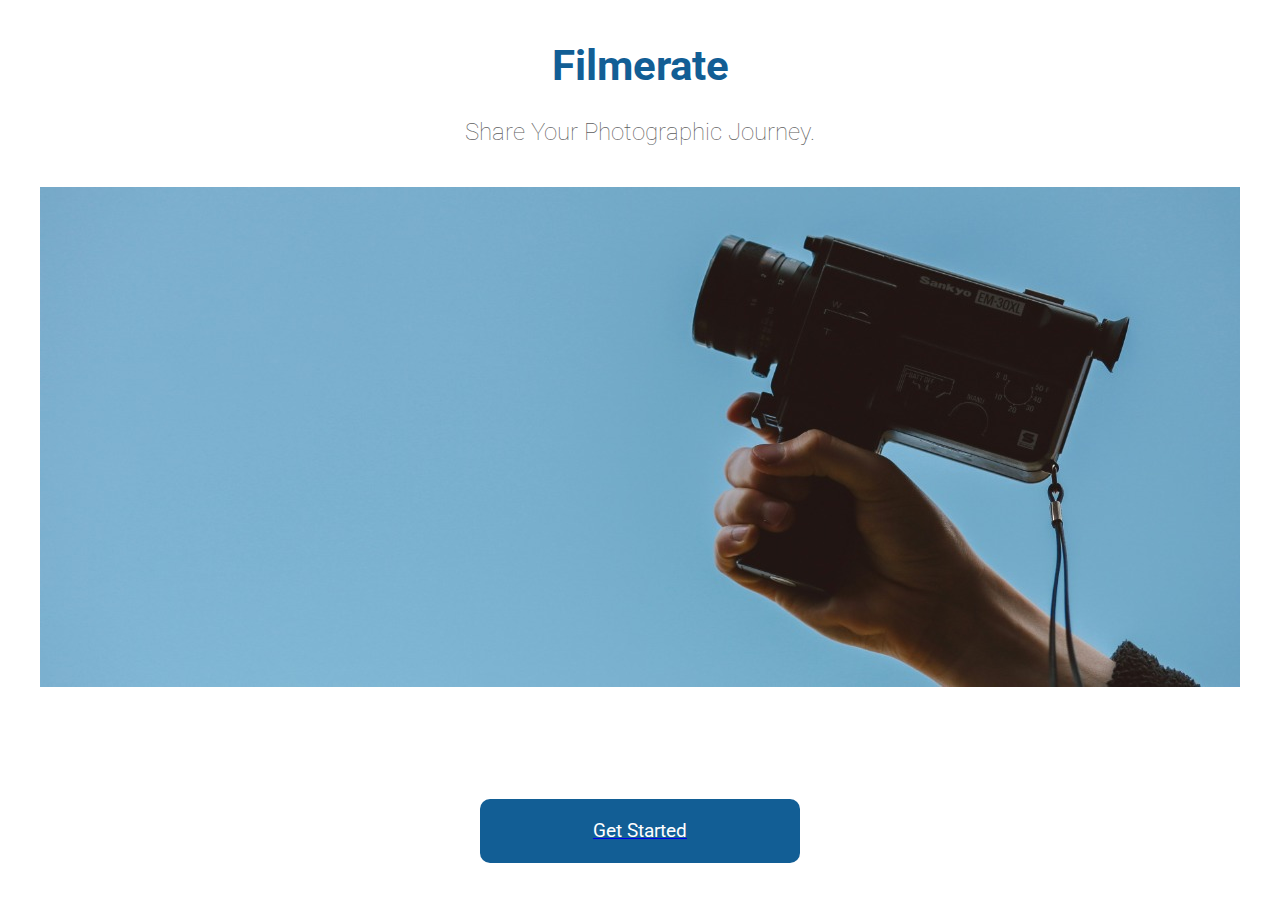
<file: index.html>
<!DOCTYPE html>
<html lang="en">
<head>
    <meta charset="UTF-8">
    <meta name="viewport" content="width=device-width, initial-scale=1.0">
    <title>Midterm Assignment</title>
    <link rel="stylesheet" href="css/main.css"/>
</head>
<body> 
    <!--HEADER-->
    <header class="main-header">
        <h1>Filmerate</h1>
        <h2>Share Your Photographic Journey.</h2>
    </header>

    <!--MAIN IMAGE BOTH FOR WEB AND MOBILE-->
    <main>
        <div class="main-images">
            <img src="./images/thomas-william-4qGbMEZb56c-unsplash-1200_x_500.jpg" alt="Hand holding camera" class="main-web">
            <img src="./images/thomas-william-4qGbMEZb56c-unsplash-copy-mobile(1).jpg" alt="Hand holding camera" class="main-mobile">
        </div>

    <!--CONTINUE BUTTON-->
        <div>
            <a href="login.html">
                <button class="button">Get Started</button>
            </a>
        </div>
    </main>
</body>
</html>
</file>
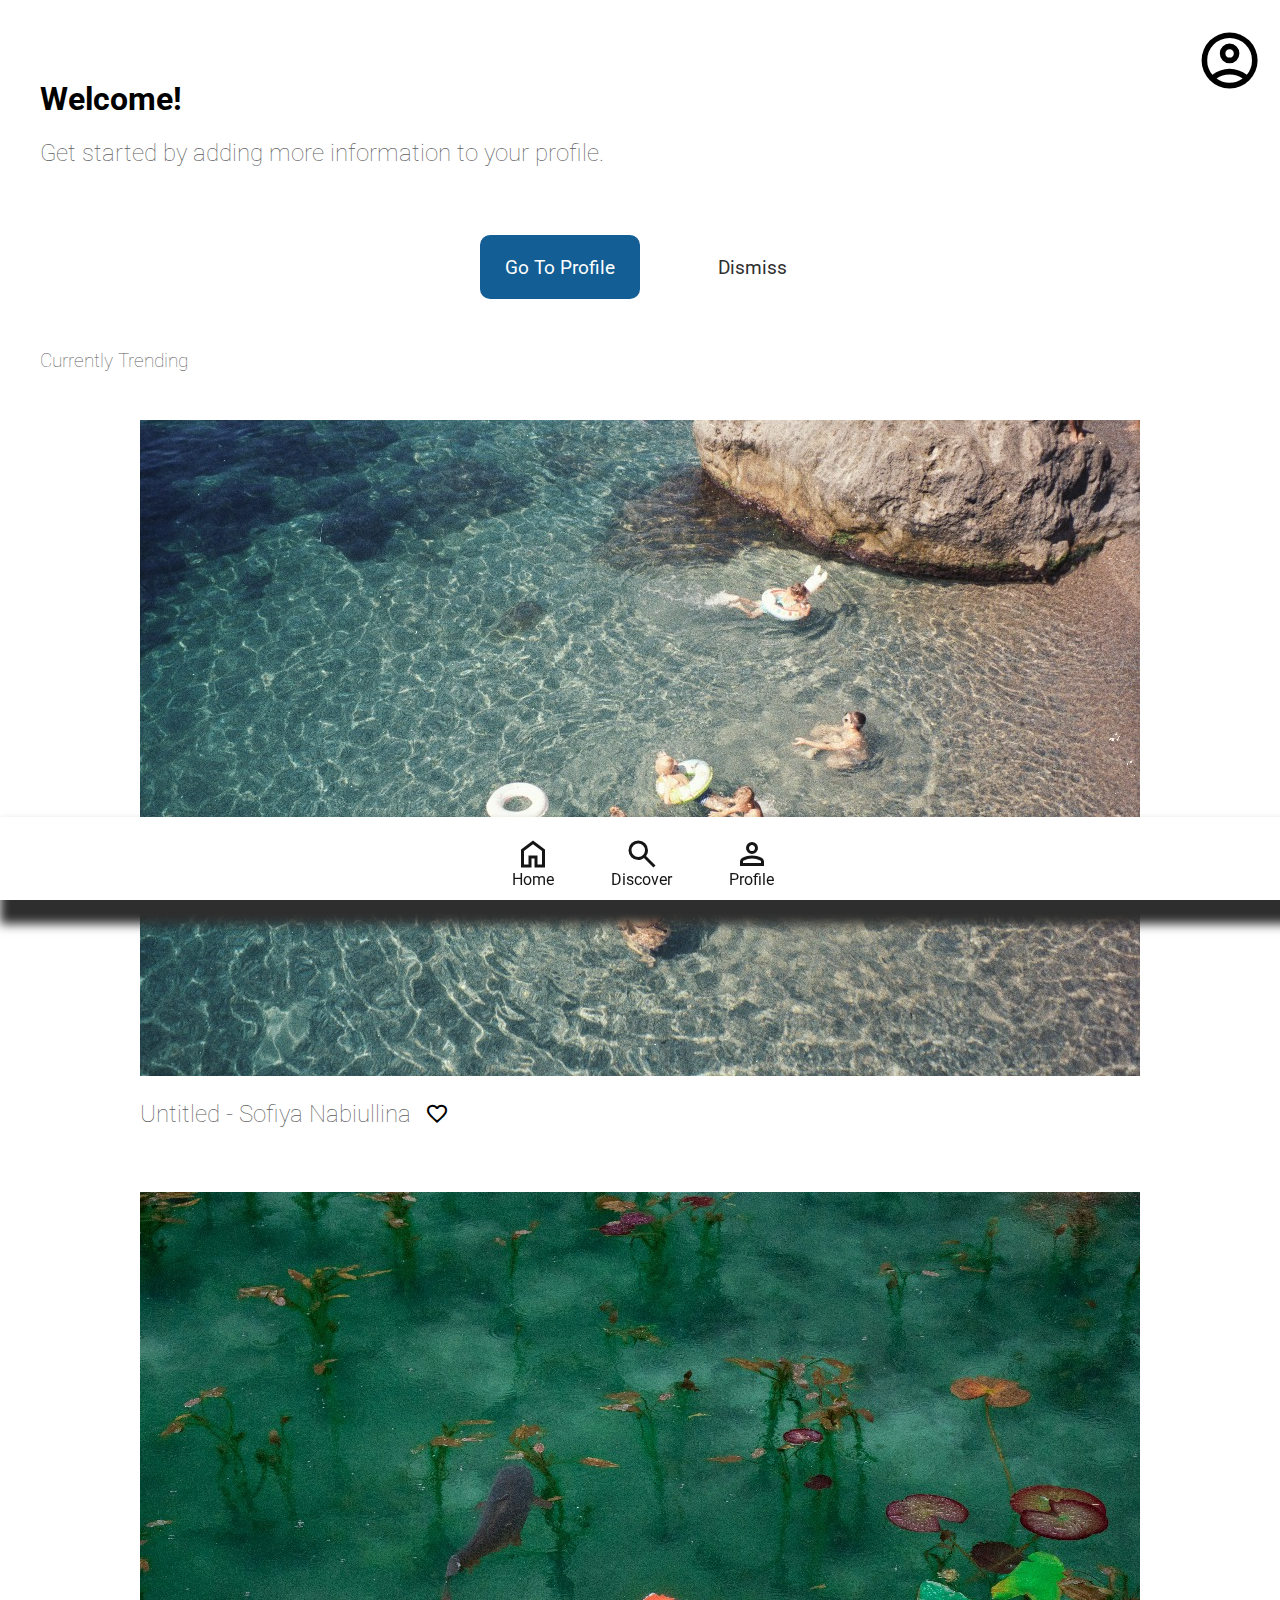
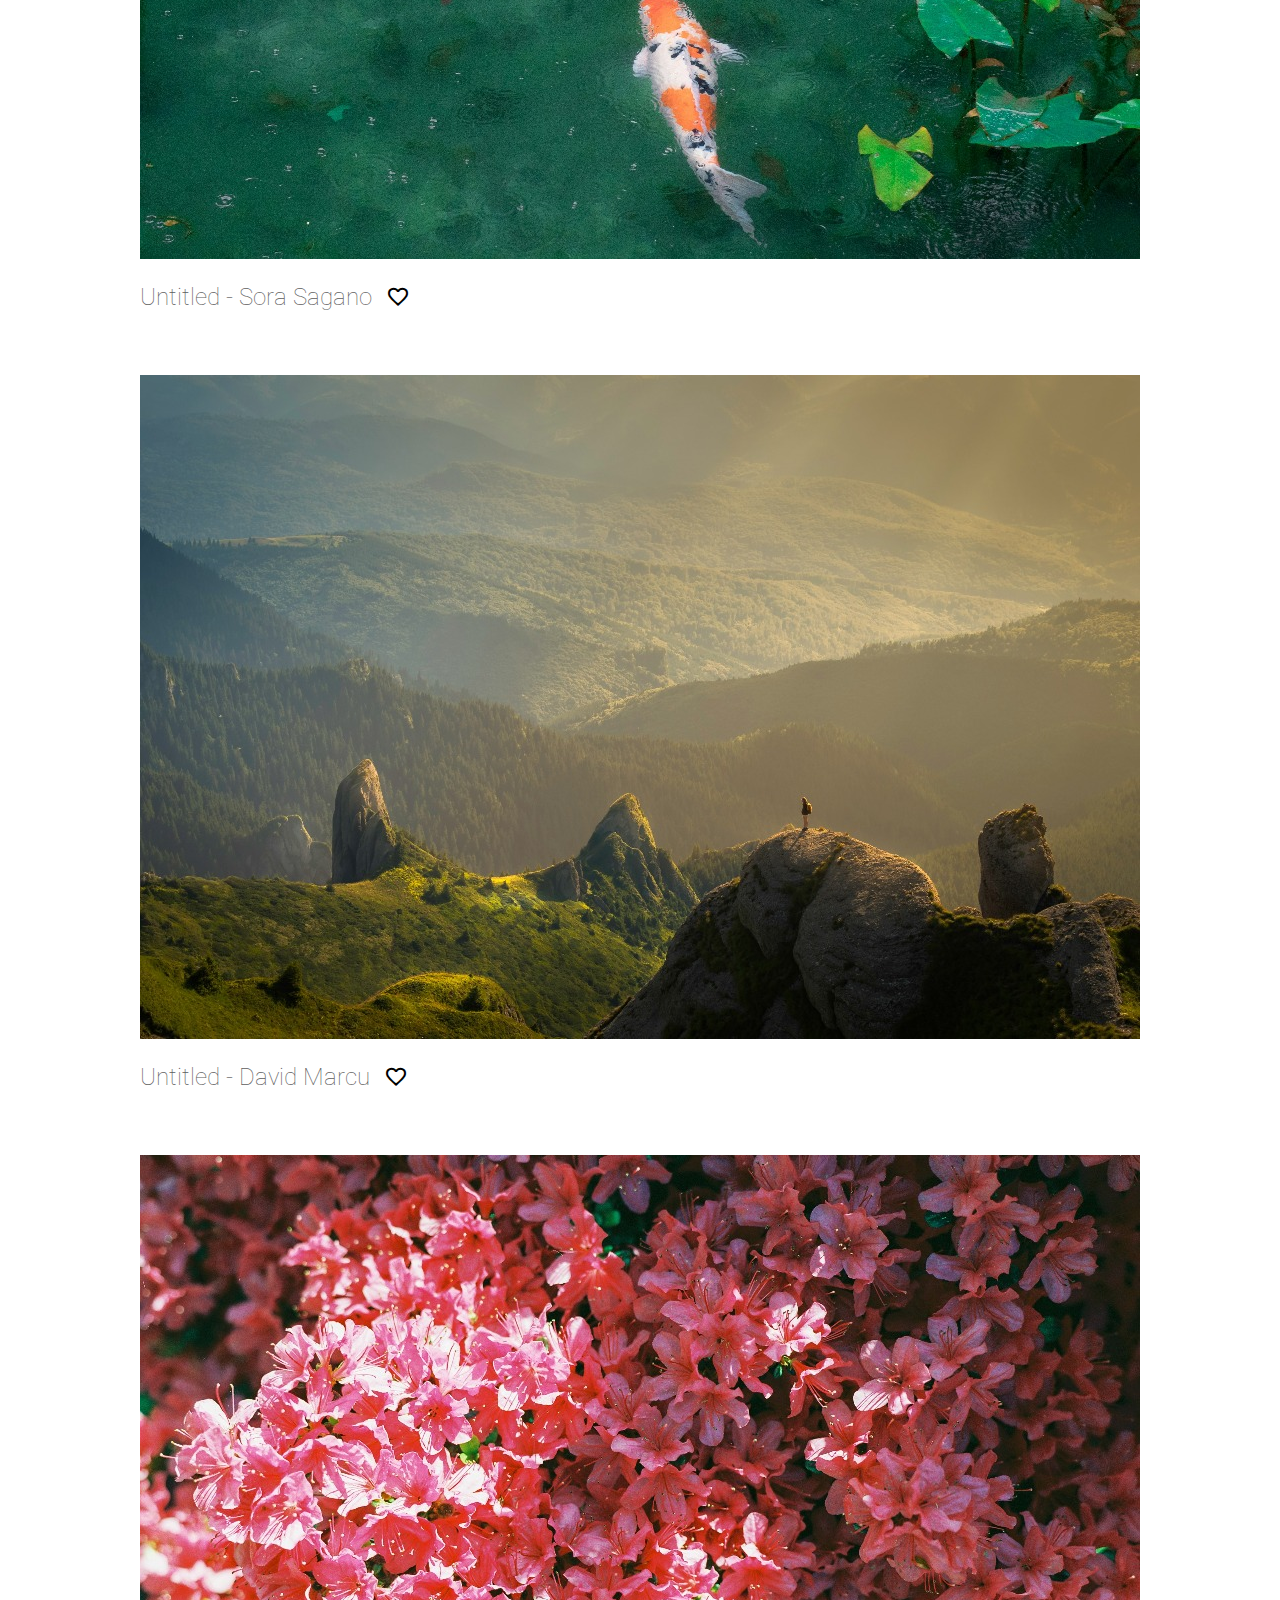
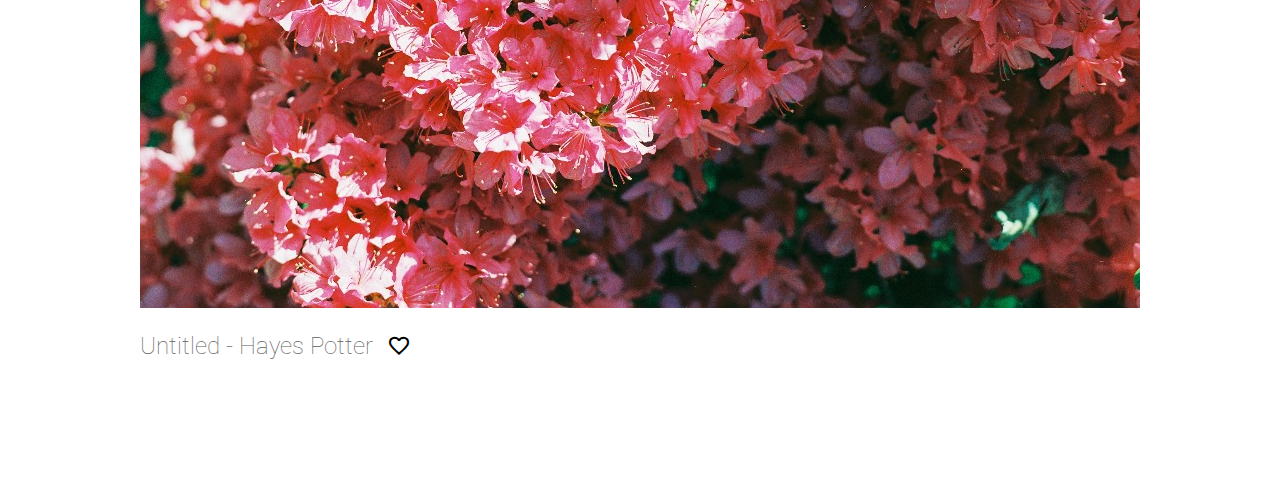
<file: home.html>
<!DOCTYPE html>
<html lang="en">
<head>
    <meta charset="UTF-8">
    <meta name="viewport" content="width=device-width, initial-scale=1.0">
    <title>Home</title>
    <link rel="stylesheet" href="css/main.css"/>
</head>
<body>
    <!--HEADER-->
        <!--PROFILE ICON-->
    <header class="home-header">
        <link rel="stylesheet" href="https://fonts.googleapis.com/css2?family=Material+Symbols+Outlined:opsz,wght,FILL,GRAD@24,400,0,0" />
            <span class="material-symbols-outlined profile-icon">
                account_circle
                </span>
        <h1>Welcome!</h1>

            <h2>Get started by adding more information to your profile.</h2>

    <!--PROFILE BUTTONS-->
        <div class="home-buttons">
            <a href="">
                <button class="home-button-1">Go To Profile</button>
            </a>

            <a href="">
                <button class="home-button-2">Dismiss</button>
            </a>
        </div>
    
    <!--TITLE-->
        <div>
            <h3>Currently Trending</h3>
        </div>
    </header>

    <!--WEBSITE CONTENT/IMAGES-->   
    <main>
        <div class="home-content">
            <div>
                <!--IMAGES DIMENSIONS FOR WEB AND MOBILE-->
                <img src="./images/sofiya-nabiullina-2nkkMkV_ypA-unsplash(1).jpg" alt="People swimming" class="home-web-1">
                <img src="./images/sofiya-nabiullina-2nkkMkV_ypA-unsplash-mobile(3).jpg" alt="People swimming" class="home-mobile-1">

                <!--USER CONTENT TITLE-->
                <h2 class="image-title">Untitled - Sofiya Nabiullina</h2>

                <!--FAVOURITE BUTTON-->
                <link rel="stylesheet" href="https://fonts.googleapis.com/css2?family=Material+Symbols+Outlined:opsz,wght,FILL,GRAD@20..48,100..700,0..1,-50..200" />
                <span class="material-symbols-outlined favourite-icon">
                    favorite
                    </span>
            </div>  

            
            <div> 
                <!--IMAGES DIMENSIONS FOR WEB AND MOBILE-->
                <img src="./images/sora-sagano-Dksk8szLRN0-unsplash(1).jpg" alt="koi fish in a pond" class="home-web-2">
                <img src="./images/sora-sagano-Dksk8szLRN0-unsplash-mobile(2).jpg" alt="koi fish in a pond" class="home-mobile-2">

                <!--USER CONTENT TITLE-->
                <h2 class="image-title">Untitled - Sora Sagano</h2>

                <!--FAVOURITE BUTTON-->
                <link rel="stylesheet" href="https://fonts.googleapis.com/css2?family=Material+Symbols+Outlined:opsz,wght,FILL,GRAD@20..48,100..700,0..1,-50..200" />
                <span class="material-symbols-outlined favourite-icon">
                    favorite
                    </span>
            </div>    

            <div> 
                <!--IMAGES DIMENSIONS FOR WEB AND MOBILE-->
                <img src="./images/david-marcu-78A265wPiO4-unsplash(1).jpg" alt="Mountains" class="home-web-3">
                <img src="./images/david-marcu-78A265wPiO4-unsplash-mobile.jpg" alt="Mountains" class="home-mobile-3">

                <!--USER CONTENT TITLE-->
                <h2 class="image-title">Untitled - David Marcu</h2>
                <!--FAVOURITE BUTTON-->
                <link rel="stylesheet" href="https://fonts.googleapis.com/css2?family=Material+Symbols+Outlined:opsz,wght,FILL,GRAD@20..48,100..700,0..1,-50..200" />
                <span class="material-symbols-outlined favourite-icon">
                    favorite
                    </span>
            </div>

            <div class="item-four">
                <!--IMAGES DIMENSIONS FOR WEB AND MOBILE-->
                <img src="./images/hayes-potter-_QH2WEwk8gg-unsplash(1).jpg" alt="Flowers" class="home-web-4">
                <img src="./images/hayes-potter-_QH2WEwk8gg-unsplash-mobile(2).jpg" alt="Flowers" class="home-mobile-4">
                <!--USER CONTENT TITLE-->
                <h2 class="image-title" >Untitled - Hayes Potter</h2>
                <!--FAVOURITE BUTTON-->
                <link rel="stylesheet" href="https://fonts.googleapis.com/css2?family=Material+Symbols+Outlined:opsz,wght,FILL,GRAD@20..48,100..700,0..1,-50..200" />
                <span class="material-symbols-outlined favourite-icon">
                    favorite
                    </span>
            </div>
        </div>
    </main>

    <!--FOOTER-->
    <footer>
        <nav>
            <!--FOOTER ICONS AND TITLES-->
            <ul>
                <li class="footer-item"><a href="home.html"><link rel="stylesheet" href="https://fonts.googleapis.com/css2?family=Material+Symbols+Outlined:opsz,wght,FILL,GRAD@20..48,100..700,0..1,-50..200" /><span class="material-symbols-outlined footer-icon">
                    home
                    </span>Home</a></li>

                <li class="footer-item"><a href=""><link rel="stylesheet" href="https://fonts.googleapis.com/css2?family=Material+Symbols+Outlined:opsz,wght,FILL,GRAD@20..48,100..700,0..1,-50..200" /><span class="material-symbols-outlined footer-icon">
                    search
                    </span>Discover</a></li>

                <li class="footer-item"><a href=""><link rel="stylesheet" href="https://fonts.googleapis.com/css2?family=Material+Symbols+Outlined:opsz,wght,FILL,GRAD@20..48,100..700,0..1,-50..200" /><span class="material-symbols-outlined footer-icon">
                    person
                    </span>Profile</a></li>
            </ul>
        </nav>
    </footer>
</body>
</html>
</file>
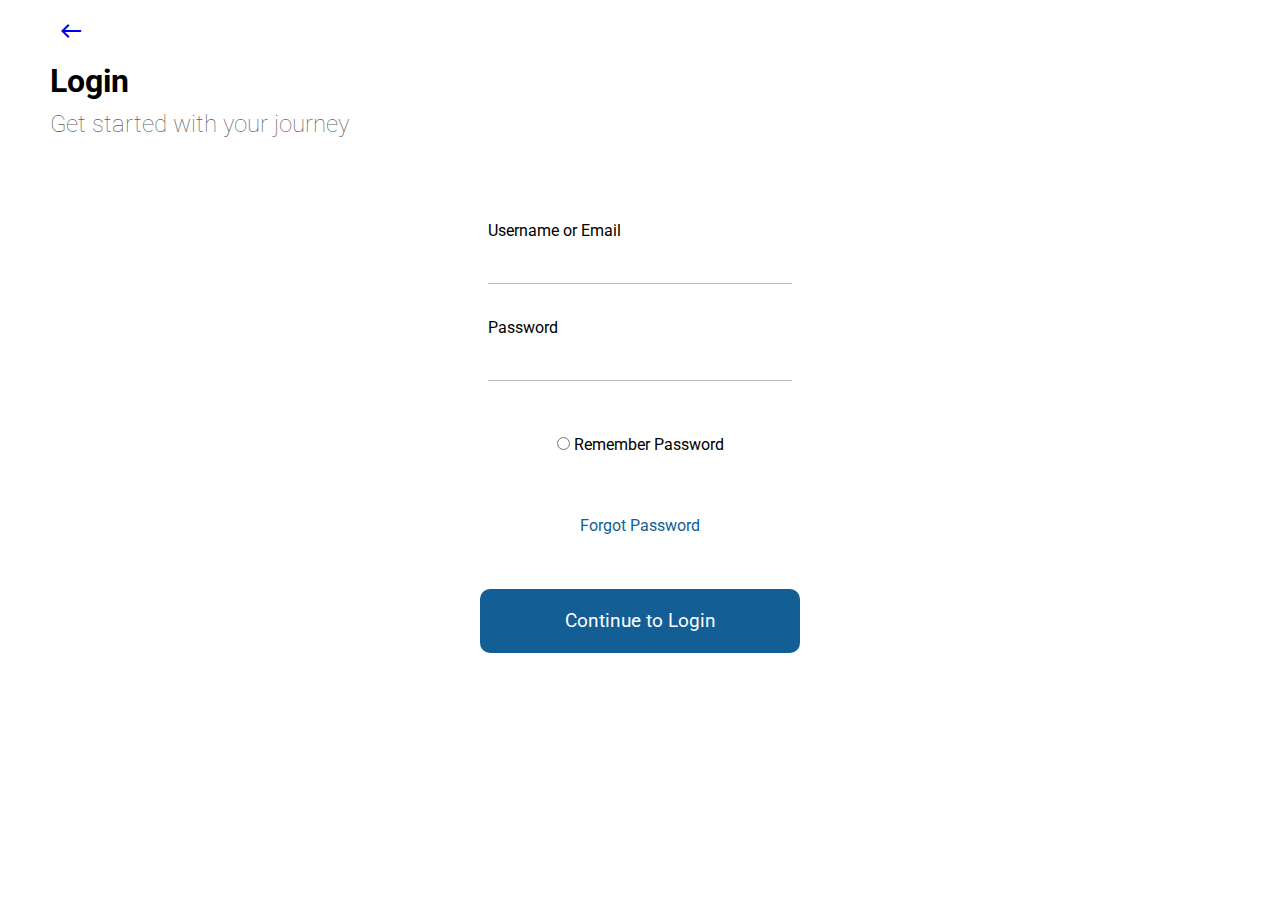
<file: login.html>
<!DOCTYPE html>
<html lang="en">
<head>
    <meta charset="UTF-8">
    <meta name="viewport" content="width=device-width, initial-scale=1.0">
    <title>Login</title>
    <link rel="stylesheet" href="css/main.css"/>

</head>
<body>
    <!--HEADER-->
        <!--GO BACK ICON-->
    <header class="login-header">
        <a href="index.html"><link rel="stylesheet" href="https://fonts.googleapis.com/css2?family=Material+Symbols+Outlined:opsz,wght,FILL,GRAD@20..48,100..700,0..1,-50..200" /><span class="material-symbols-outlined">
            west
            </span></a>
        <h1>Login</h1>
        <h2>Get started with your journey</h2>
    </header>

    <!--USERNAME AND PASSWORD INPUT FORM-->
    <main>
        <form action="home.html" method="GET" class="login-form">
            <div class="form-text">
                <label for="username">Username or Email</label><br>
                <input type="text" id="username" name="username">
            </div>

            <div class="form-text">
                <label for="password">Password</label><br>
                <input type="password" id="password" name="password">
            </div>

    <!--REMEMBER PASSWORD SELECT FORM-->
            <div class="form-group">
                <div class="form-radio"> 
                    <input type="radio" id="remember" name="remember">
                    <label for="remember">Remember Password</label>
                </div>
            </div>

    <!--FORGOT PASSWORD LINK-->
                <div class="form-link">
                    <a href="">Forgot Password</a>
                </div>
                
    <!--CONTINUE BUTTON-->
            <div>
                <input type="submit" value="Continue to Login" id="send" class="button">
            </div>
        </form>
    </main>
</body>
</html>
</file>
<file: css/main.css>
@import url(https://fonts.googleapis.com/css?family=Roboto:300,700&display=swap);

/*
FONT STYLING
*/
html,
body{
	font-family: 'Roboto', sans-serif;
}

/*
HEADER STYLING
*/
.main-header{
	font-size: 1.3rem;
	color:rgb(18, 94, 149);
	padding: 5px;
	text-align: center;
}

h2{
	font-weight: lighter;
	font-size: 1.5rem;
	color: rgb(93, 93, 93);
}

/*
IMAGE STYLING
*/
.main-images {
	display: flex;
	justify-content: center;
	align-items: center;
	margin-top: 1rem;
}

	/*Pictures response to different screen sizes*/
@media (max-width: 600px){
	.main-web{
		display: none;
	}
	.main-mobile{
		display: block;
	}
}

@media (min-width: 601px){
	.main-web{
		display: block;
	}
	.main-mobile{
		display: none;
	}
}

/*
BUTTON STYLING
*/

.button{
	display: block;
	margin-top: 7rem;
    margin-bottom: 3rem;
	margin-left: auto;
    margin-right: auto;
    height: 4rem;
    width: 20rem;
    font-size: 1.2rem;
    font-family: 'Roboto', sans-serif;
    color: white;
    background-color: rgb(18, 94, 149);
    border-style: none;
    border-radius: 10px;
}

	/*Button animation*/
@keyframes scaleAnimation {
    0% {
        transform: scale(1);
    }
    50% {
        transform: scale(1.1);
    }
    100% {
        transform: scale(1);
    }
}

.button:hover {
    background-color: rgb(5, 42, 68);
	animation: scaleAnimation 1s infinite;
}

/*
LOGIN HEADER STYLING
*/
.login-header{
	margin-top: 0.6rem;
	margin-left: 2rem;
}

.login-header *{
    margin: 0.6rem;
}

/*
LOGIN FORM STYLING
*/
.login-form{
	display: flex;
    justify-content: center;
    align-items: center;
	flex-direction: column;
	margin-top: 4.5rem;
}

	/*Seperating elements within the class*/
.login-form *{
    margin: 0.7rem 0;
}

	/*Styling the input form*/
.login-form .form-text input[type="text"],
.login-form .form-text input[type="password"]{
	border: none; 
	border-bottom: 1px solid rgb(186, 186, 186);
    width: 300px; 
	height: 30px;
}

	/*Styling the radio and link form, placing horizontally*/
.form-radio, .form-link{
    display: inline-block;
    vertical-align: middle;
    margin-right: 1rem;
	margin-left: 1rem;
	margin-bottom: 2rem;
}

.form-link a{
    text-decoration: none;
    color: rgb(18, 94, 149);
}

/*
HOME HEADER STYLING
*/

/*Resizing and styling profile icon*/
.profile-icon{
	transform: scale(2.8);
}

.profile-icon{
	position: absolute;
    top: 0;
    right: 0;
	margin-top: 3rem;
    margin-right: 2.4rem;
}

	/*Styling header*/
.home-header{
	margin-top: 5rem;
	margin-left: 2rem;
}

	/*Styling and placing buttons*/
.home-buttons{
    display: flex;
    justify-content: center;
    align-items: center;
}

.home-button-1, .home-button-2{
	display: block;
    height: 4rem;
    width: 10rem;
    font-size: 1.2rem;
    font-family: 'Roboto', sans-serif;
    color: white;
    background-color: rgb(18, 94, 149);
    border-style: none;
    border-radius: 10px;
}

.home-button-2{
    color: rgb(48, 48, 48);
    background-color: white;
}

.home-button-1, .home-button-2{
    display: inline-block;
    vertical-align: middle;
	margin-top: 3rem;
    margin-right: 1rem;
	margin-left: 1rem;
	margin-bottom: 2rem;
}

	/*Animating buttons*/
.home-button-1:hover{
    background-color: rgb(5, 42, 68);
}

.home-button-2:hover{
    background-color: #eaeced;
}

	/*Styling h3*/
h3{
	font-weight: lighter;
	color: rgb(93, 93, 93);
	margin-bottom: 3rem;
}

/*
HOME CONTENT STYLING
*/

	/*Elements response to different screen sizes*/
@media screen and (max-width: 600px){
    .image-title{
        font-size: 20px;
    }
}

@media screen and (max-width: 600px){
	.favourite-icon{
		transform: scale(0.9);
	}
}

@media screen and (min-width: 601px){
	.footer-icon{
		transform: scale(1.5);
	}
}

	/*Pictures response to different screen sizes*/
	/*First Image*/
@media (max-width: 600px){
	.home-web-1{
		display: none;
	}
	.home-mobile-1{
		display: block;
	}
}

@media (min-width: 601px){
	.home-web-1{
		display: block;
	}
	.home-mobile-1{
		display: none;
	}
}
	/*Pictures response to different screen sizes*/
	/*Second Image*/
@media (max-width: 600px){
	.home-web-2{
		display: none;
	}
	.home-mobile-2{
		display: block;
	}
}

@media (min-width: 601px){
	.home-web-2{
		display: block;
	}
	.home-mobile-2{
		display: none;
	}
}

	/*Pictures response to different screen sizes*/
	/*Third Image*/
@media (max-width: 600px){
	.home-web-3{
		display: none;
	}
	.home-mobile-3{
		display: block;
	}
}

@media (min-width: 601px){
	.home-web-3{
		display: block;
	}
	.home-mobile-3{
		display: none;
	}
}

	/*Pictures response to different screen sizes*/
	/*Fourth Image*/
@media (max-width: 600px){
	.home-web-4{
		display: none;
	}
	.home-mobile-4{
		display: block;
	}
}
	
@media (min-width: 601px){
	.home-web-4{
		display: block;
	}
	.home-mobile-4{
		display: none;
	}
}

	/*Styling content/images*/
.home-content {
    display: flex;
    justify-content: center;
	align-items: center;
    flex-wrap: wrap; 
}

	/*Styling content title and favourite icons*/
.image-title, .favourite-icon{
    display: inline-block;
    vertical-align: middle;
	margin-top: 1em;
	margin-bottom: 4rem;
	margin-right: 10px;
}

	/*Animating favourite icons*/
.favourite-icon:hover{
	cursor: pointer;
}

.favourite-icon:active{
	transform: rotateY(180deg) scale(2);
	color: rgb(239, 78, 78);
}

	/*Creating space between footer and last content of the page*/
.item-four{
	margin-bottom: 4rem;
}

/*
FOOTER STYLING
*/

footer{
	position: fixed;
	bottom: 0;
	left: 0;
	width: 100%;
	background-color: rgb(255, 255, 255);
	height: 4rem;
	color: rgb(46, 46, 46);
	padding: 0.6rem;
	text-align: center;
	box-shadow: 8px 16px 10px 8px;
}

.footer-item{
    display: inline-block;
    margin-right: 3.3rem; 
}

	/*Styling the icons on top of titles*/
.footer-item a{
    text-decoration: none;
    color: rgb(21, 21, 21);
	display: flex;
    flex-direction: column;
}

	/*Creating spacing between icon and titles*/
.footer-icon{
	margin-bottom: 0.2rem;
}

	/*Animating footer*/
.footer-item:hover{
    background-color: hsl(0, 0%, 91%);
}
</file>
